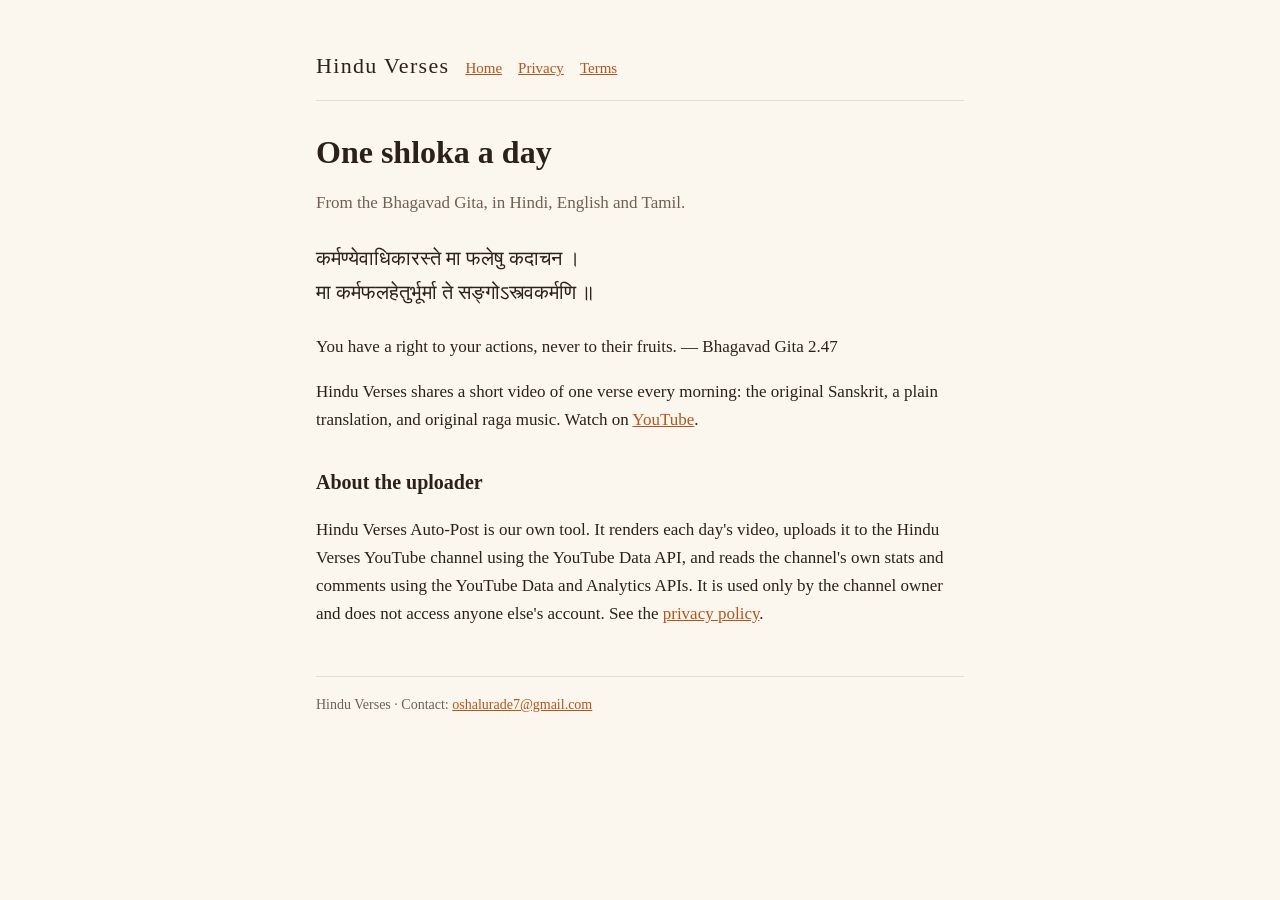
<file: index.html>
<!doctype html><html lang="en"><head><meta charset="utf-8"><meta name="viewport" content="width=device-width,initial-scale=1"><link rel="stylesheet" href="style.css"><title>Hindu Verses</title><meta name="description" content="One shloka from the Bhagavad Gita every day, in Hindi, English and Tamil."></head><body><main>
<header><a class="brand" href="./">Hindu Verses</a><nav><a href="./">Home</a><a href="privacy.html">Privacy</a><a href="terms.html">Terms</a></nav></header>
<h1>One shloka a day</h1>
<p class="muted">From the Bhagavad Gita, in Hindi, English and Tamil.</p>
<p class="sa">कर्मण्येवाधिकारस्ते मा फलेषु कदाचन ।<br>मा कर्मफलहेतुर्भूर्मा ते सङ्गोऽस्त्वकर्मणि ॥</p>
<p>You have a right to your actions, never to their fruits. — Bhagavad Gita 2.47</p>
<p>Hindu Verses shares a short video of one verse every morning: the original Sanskrit, a plain translation, and original raga music. Watch on <a href="https://www.youtube.com/@HinduVerses">YouTube</a>.</p>
<h2>About the uploader</h2>
<p>Hindu Verses Auto-Post is our own tool. It renders each day's video, uploads it to the Hindu Verses YouTube channel using the YouTube Data API, and reads the channel's own stats and comments using the YouTube Data and Analytics APIs. It is used only by the channel owner and does not access anyone else's account. See the <a href="privacy.html">privacy policy</a>.</p>
<footer>Hindu Verses · Contact: <a href="mailto:oshalurade7@gmail.com">oshalurade7@gmail.com</a></footer></main></body></html>
</file>
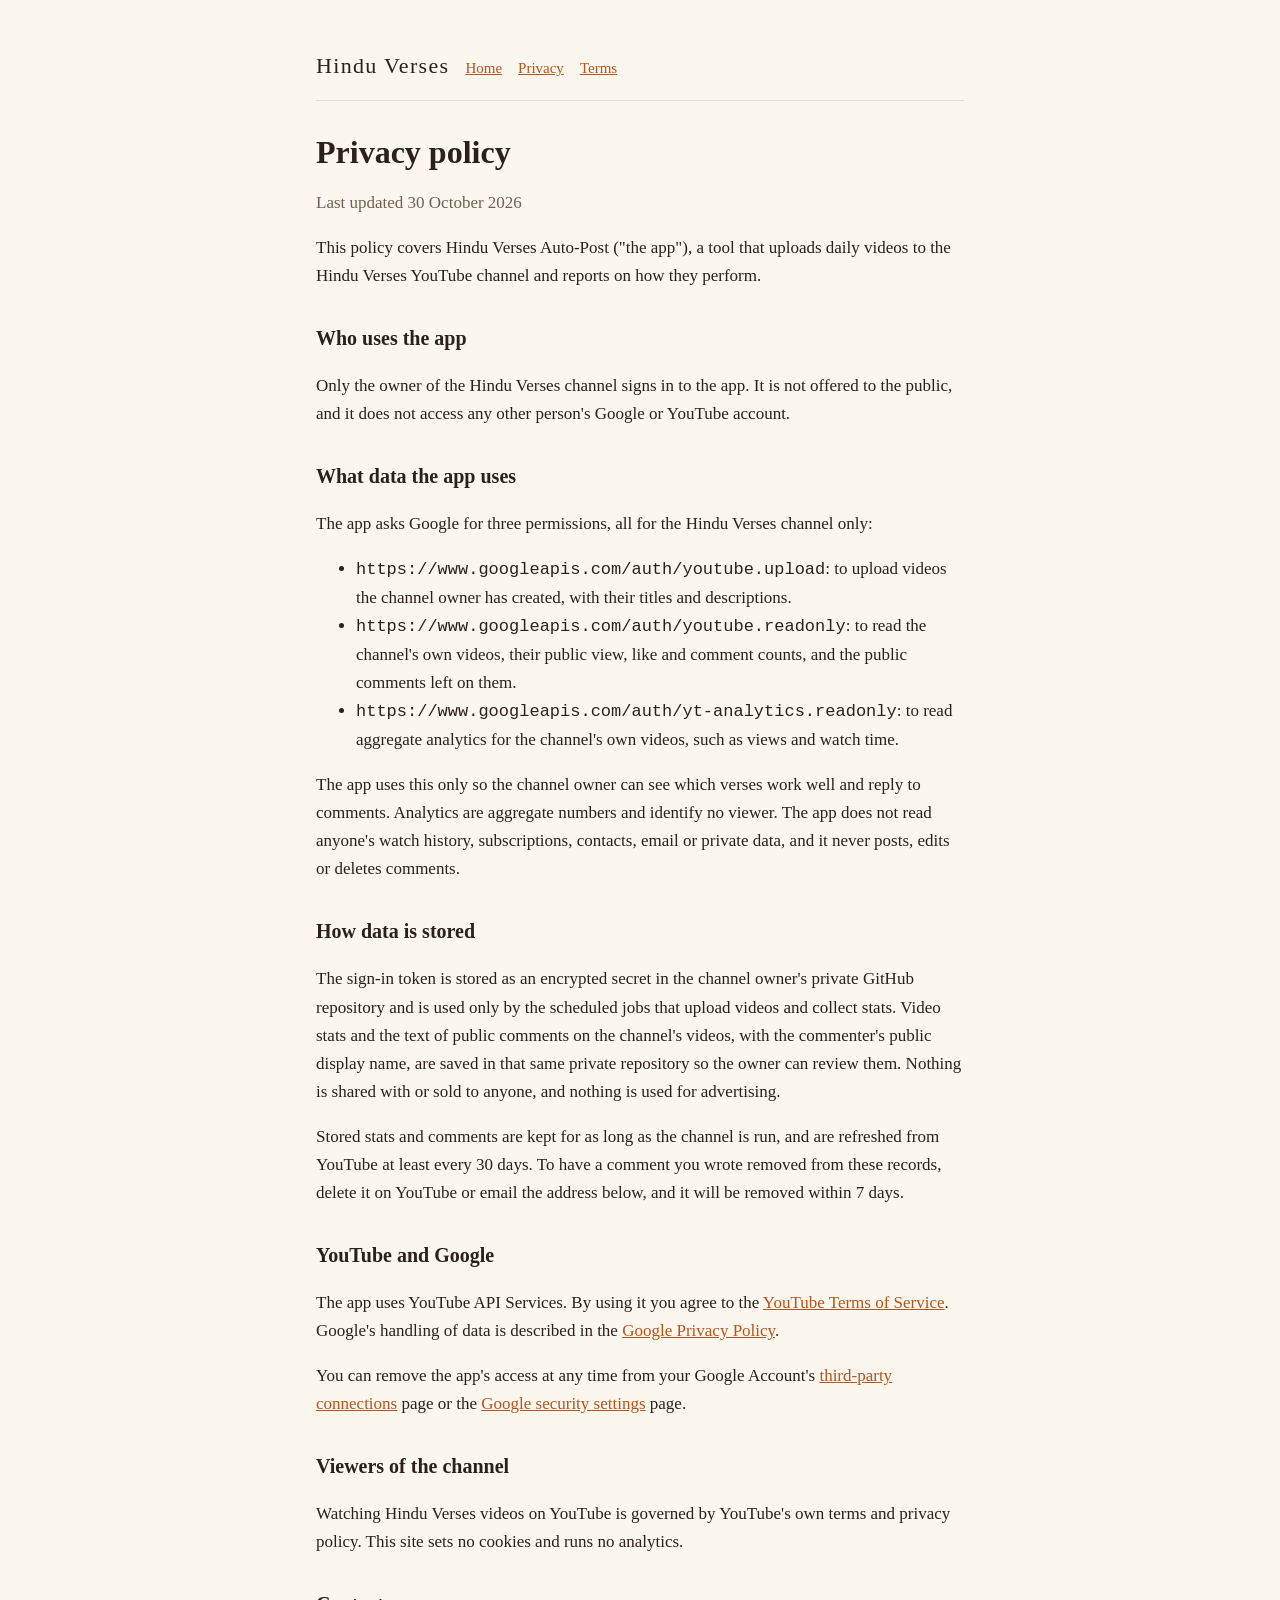
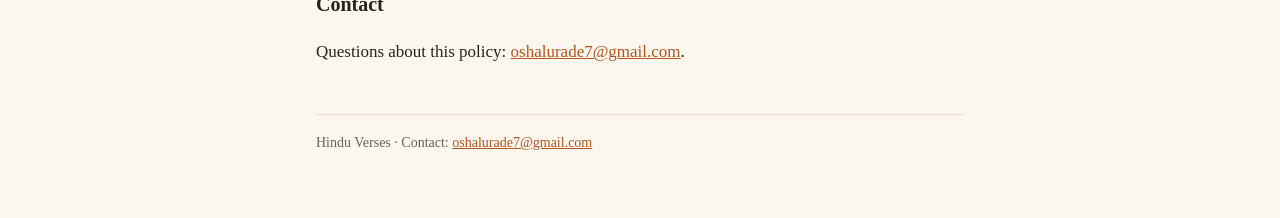
<file: privacy.html>
<!doctype html><html lang="en"><head><meta charset="utf-8"><meta name="viewport" content="width=device-width,initial-scale=1"><link rel="stylesheet" href="style.css"><title>Privacy policy · Hindu Verses</title></head><body><main>
<header><a class="brand" href="./">Hindu Verses</a><nav><a href="./">Home</a><a href="privacy.html">Privacy</a><a href="terms.html">Terms</a></nav></header>
<h1>Privacy policy</h1>
<p class="muted">Last updated 30 October 2026</p>
<p>This policy covers Hindu Verses Auto-Post ("the app"), a tool that uploads daily videos to the Hindu Verses YouTube channel and reports on how they perform.</p>
<h2>Who uses the app</h2>
<p>Only the owner of the Hindu Verses channel signs in to the app. It is not offered to the public, and it does not access any other person's Google or YouTube account.</p>
<h2>What data the app uses</h2>
<p>The app asks Google for three permissions, all for the Hindu Verses channel only:</p>
<ul>
<li><code>https://www.googleapis.com/auth/youtube.upload</code>: to upload videos the channel owner has created, with their titles and descriptions.</li>
<li><code>https://www.googleapis.com/auth/youtube.readonly</code>: to read the channel's own videos, their public view, like and comment counts, and the public comments left on them.</li>
<li><code>https://www.googleapis.com/auth/yt-analytics.readonly</code>: to read aggregate analytics for the channel's own videos, such as views and watch time.</li>
</ul>
<p>The app uses this only so the channel owner can see which verses work well and reply to comments. Analytics are aggregate numbers and identify no viewer. The app does not read anyone's watch history, subscriptions, contacts, email or private data, and it never posts, edits or deletes comments.</p>
<h2>How data is stored</h2>
<p>The sign-in token is stored as an encrypted secret in the channel owner's private GitHub repository and is used only by the scheduled jobs that upload videos and collect stats. Video stats and the text of public comments on the channel's videos, with the commenter's public display name, are saved in that same private repository so the owner can review them. Nothing is shared with or sold to anyone, and nothing is used for advertising.</p>
<p>Stored stats and comments are kept for as long as the channel is run, and are refreshed from YouTube at least every 30 days. To have a comment you wrote removed from these records, delete it on YouTube or email the address below, and it will be removed within 7 days.</p>
<h2>YouTube and Google</h2>
<p>The app uses YouTube API Services. By using it you agree to the <a href="https://www.youtube.com/t/terms">YouTube Terms of Service</a>. Google's handling of data is described in the <a href="https://policies.google.com/privacy">Google Privacy Policy</a>.</p>
<p>You can remove the app's access at any time from your Google Account's <a href="https://myaccount.google.com/connections">third-party connections</a> page or the <a href="https://security.google.com/settings/security/permissions">Google security settings</a> page.</p>
<h2>Viewers of the channel</h2>
<p>Watching Hindu Verses videos on YouTube is governed by YouTube's own terms and privacy policy. This site sets no cookies and runs no analytics.</p>
<h2>Contact</h2>
<p>Questions about this policy: <a href="mailto:oshalurade7@gmail.com">oshalurade7@gmail.com</a>.</p>
<footer>Hindu Verses · Contact: <a href="mailto:oshalurade7@gmail.com">oshalurade7@gmail.com</a></footer></main></body></html>
</file>
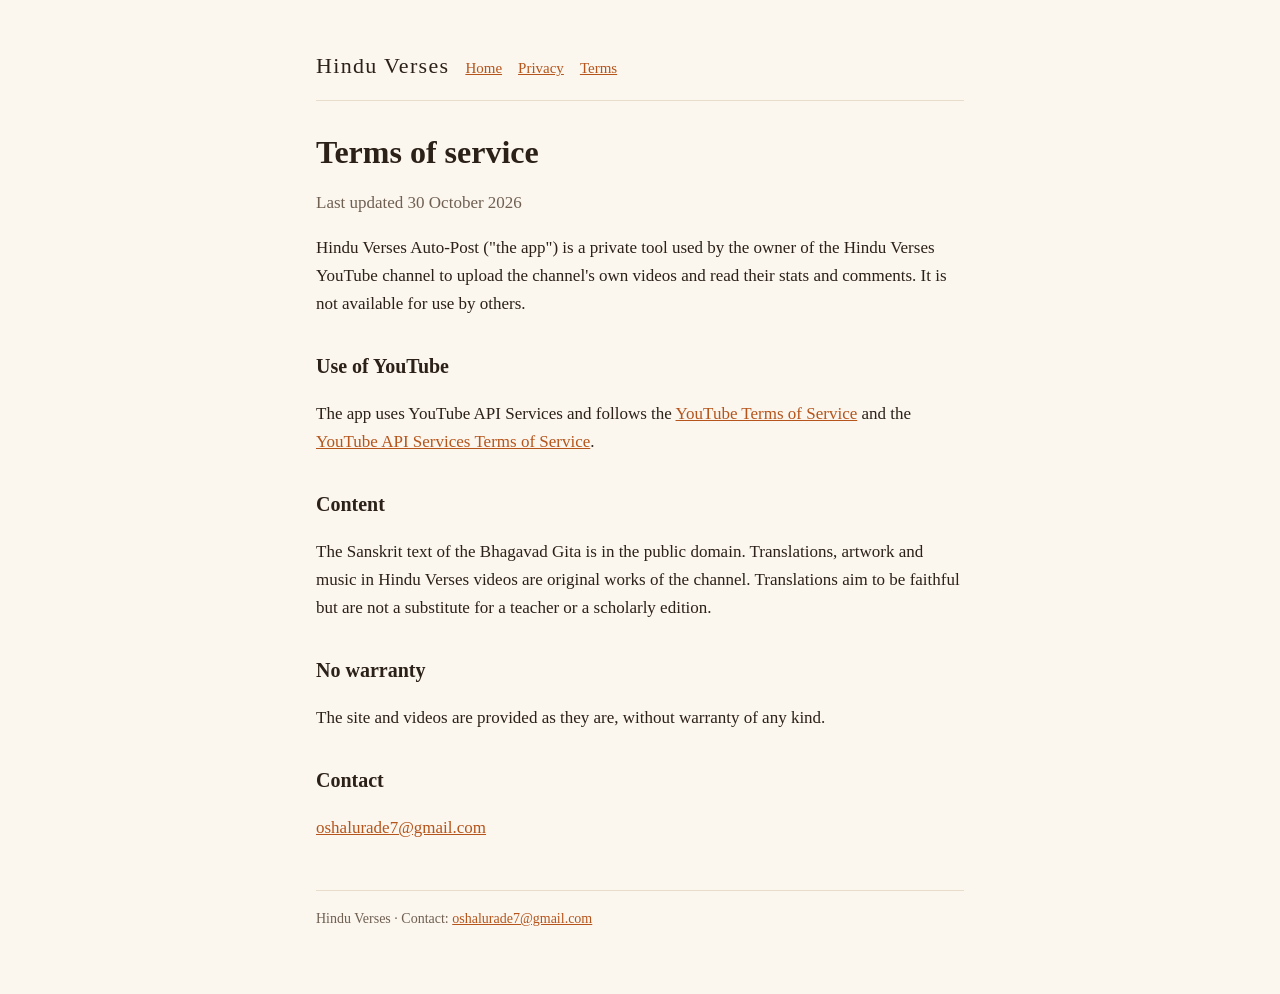
<file: terms.html>
<!doctype html><html lang="en"><head><meta charset="utf-8"><meta name="viewport" content="width=device-width,initial-scale=1"><link rel="stylesheet" href="style.css"><title>Terms of service · Hindu Verses</title></head><body><main>
<header><a class="brand" href="./">Hindu Verses</a><nav><a href="./">Home</a><a href="privacy.html">Privacy</a><a href="terms.html">Terms</a></nav></header>
<h1>Terms of service</h1>
<p class="muted">Last updated 30 October 2026</p>
<p>Hindu Verses Auto-Post ("the app") is a private tool used by the owner of the Hindu Verses YouTube channel to upload the channel's own videos and read their stats and comments. It is not available for use by others.</p>
<h2>Use of YouTube</h2>
<p>The app uses YouTube API Services and follows the <a href="https://www.youtube.com/t/terms">YouTube Terms of Service</a> and the <a href="https://developers.google.com/youtube/terms/api-services-terms-of-service">YouTube API Services Terms of Service</a>.</p>
<h2>Content</h2>
<p>The Sanskrit text of the Bhagavad Gita is in the public domain. Translations, artwork and music in Hindu Verses videos are original works of the channel. Translations aim to be faithful but are not a substitute for a teacher or a scholarly edition.</p>
<h2>No warranty</h2>
<p>The site and videos are provided as they are, without warranty of any kind.</p>
<h2>Contact</h2>
<p><a href="mailto:oshalurade7@gmail.com">oshalurade7@gmail.com</a></p>
<footer>Hindu Verses · Contact: <a href="mailto:oshalurade7@gmail.com">oshalurade7@gmail.com</a></footer></main></body></html>
</file>
<file: style.css>
:root{--bg:#fbf6ee;--ink:#2b2118;--muted:#6f6052;--accent:#b5541b;--line:#e8dccb}
@media (prefers-color-scheme:dark){:root{--bg:#1c1712;--ink:#f3e9dc;--muted:#bfae98;--accent:#f0a46b;--line:#3a3027}}
*{box-sizing:border-box}
body{margin:0;background:var(--bg);color:var(--ink);font:17px/1.65 Georgia,"Times New Roman",serif}
main{max-width:680px;margin:0 auto;padding:48px 16px 64px}
header{display:flex;gap:16px;align-items:baseline;flex-wrap:wrap;border-bottom:1px solid var(--line);padding-bottom:16px;margin-bottom:32px}
header a.brand{font-size:22px;color:var(--ink);text-decoration:none;letter-spacing:.06em}
nav{display:flex;gap:16px;font-size:15px}
a{color:var(--accent)}
h1{font-size:32px;line-height:1.2;margin:0 0 8px}
h2{font-size:20px;margin:32px 0 8px}
.muted{color:var(--muted)}
.sa{font-size:20px;line-height:1.7;margin:24px 0}
footer{border-top:1px solid var(--line);margin-top:48px;padding-top:16px;font-size:14px;color:var(--muted)}
</file>
